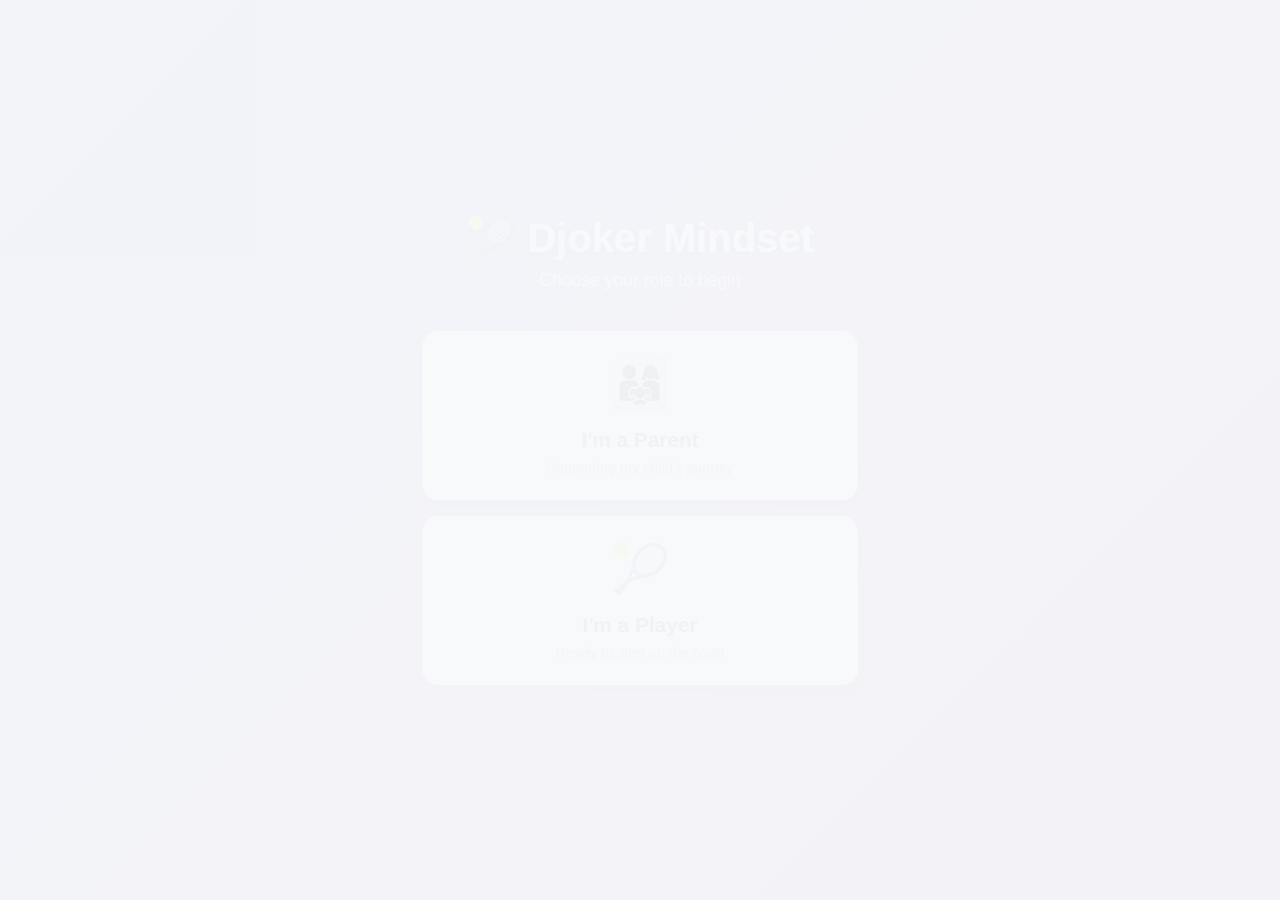
<file: index.html>
<!DOCTYPE html>
<html lang="en">
<head>
    <meta charset="UTF-8">
    <meta name="viewport" content="width=device-width, initial-scale=1.0">
    <meta name="theme-color" content="#2ecc71">
    <meta name="description" content="Djoker Mindset - Tennis Player's Oath for Excellence, Improvement, and Love of the Game">
    <title>Djoker Mindset - Tennis Oath</title>
    <link rel="manifest" href="manifest.json">
    <link rel="icon" href="data:image/svg+xml,<svg xmlns='http://www.w3.org/2000/svg' viewBox='0 0 192 192'><circle cx='96' cy='96' r='90' fill='%232ecc71'/><circle cx='60' cy='70' r='8' fill='white'/><circle cx='132' cy='70' r='8' fill='white'/><path d='M 96 120 Q 80 140 60 130' stroke='white' stroke-width='4' fill='none'/></svg>">
    <link rel="apple-touch-icon" href="data:image/svg+xml,<svg xmlns='http://www.w3.org/2000/svg' viewBox='0 0 192 192'><circle cx='96' cy='96' r='90' fill='%232ecc71'/><circle cx='60' cy='70' r='8' fill='white'/><circle cx='132' cy='70' r='8' fill='white'/><path d='M 96 120 Q 80 140 60 130' stroke='white' stroke-width='4' fill='none'/></svg>">
    <link rel="stylesheet" href="styles.css">
</head>
<body>
    <div class="app-container">
        <!-- Header -->
        <header class="header">
            <div class="header-content">
                <h1 class="app-title" id="appTitle">🎾 Djoker Mindset</h1>
                <div class="header-actions">
                    <div class="role-badge" id="roleBadge">
                        <span class="role-label">Role</span>
                        <span class="role-value">Player</span>
                    </div>

                    <div class="streak-badge">
                        <span class="streak-label">Streak</span>
                        <span class="streak-days" id="streakDays">0</span>
                        <span class="streak-unit">days</span>
                    </div>

                    <button class="settings-btn" id="settingsBtn" title="Settings">
                        <span class="settings-icon">⚙️</span>
                    </button>
                </div>
            </div>
        </header>

        <!-- Main Content -->
        <main class="main-content" id="mainContent">
            <!-- Oath Section -->
            <section class="oath-section" id="oathSection">
                <div class="oath-header">
                    <h2>Lock In & Serve It!</h2>
                    <p class="oath-intro">Read each point and give it a click to check it off 💪</p>
                </div>

                <!-- Questions Container -->
                <div class="questions-container" id="questionsContainer">
                    <!-- Questions will be inserted here by JavaScript -->
                </div>

                <!-- Sign Button -->
                <div class="sign-section">
                    <button id="signButton" class="sign-button" disabled>
                        <span class="button-icon">✌️</span>
                        Sign the Oath
                    </button>
                    <p class="sign-helper" id="signHelper">Acknowledge all 12 points above</p>
                </div>
            </section>

            <!-- Calendar Section (Hidden by default) -->
            <section class="calendar-section" id="calendarSection" style="display: none;">
                <div class="calendar-header">
                    <h2>Your Wins 🏆</h2>
                    <p class="calendar-intro">Every time you sign the oath, we celebrate here!</p>
                </div>
                <div class="streak-stats">
                    <div class="stat-item">
                        <span class="stat-label">Total Times</span>
                        <span class="stat-value" id="totalSigns">0</span>
                    </div>
                    <div class="stat-item">
                        <span class="stat-label">This Week</span>
                        <span class="stat-value" id="weekSigns">0</span>
                    </div>
                </div>
                
                <!-- Month Navigation -->
                <div class="calendar-nav">
                    <button class="calendar-nav-btn" id="calendarPrev">←<span class="nav-label"> Previous</span></button>
                    <h3 id="calendarMonth">November 2025</h3>
                    <button class="calendar-nav-btn" id="calendarNext"><span class="nav-label">Next </span>→</button>
                </div>
                
                <div class="calendar-grid" id="calendarGrid">
                    <!-- Calendar will be inserted here by JavaScript -->
                </div>
            </section>
        </main>

        <!-- Footer -->
        <footer class="footer">
            <p class="footer-text">Have fun. Improve. Love the game. 💚</p>
        </footer>
    </div>

    <!-- Confetti after signing -->
    <div id="confetti-container"></div>

    <!-- Update Available Notification -->
    <div class="update-notification" id="updateNotification">
        <div class="update-content">
            <span class="update-icon">🎉</span>
            <span class="update-text">New version available!</span>
            <button class="update-btn" id="updateBtn">Update Now</button>
            <button class="update-dismiss" id="dismissUpdate">✕</button>
        </div>
    </div>

    <!-- Splash Screen for Role Selection -->
    <div class="splash-screen" id="splashScreen">
        <div class="splash-content">
            <div class="splash-header">
                <h1>🎾 Djoker Mindset</h1>
                <p>Choose your role to begin</p>
            </div>
            <div class="role-selection">
                <button class="role-select-btn parent-btn" id="selectParentRole">
                    <span class="role-icon">👨‍👩‍👧</span>
                    <span class="role-title">I'm a Parent</span>
                    <span class="role-desc">Supporting my child's journey</span>
                </button>
                <button class="role-select-btn player-btn" id="selectPlayerRole">
                    <span class="role-icon">🎾</span>
                    <span class="role-title">I'm a Player</span>
                    <span class="role-desc">Ready to step on the court</span>
                </button>
            </div>
        </div>
    </div>

    <!-- Role Switch Modal -->
    <div class="role-switch-modal" id="roleSwitchModal">
        <div class="role-switch-content">
            <div class="role-switch-header">
                <h3>Switch Role</h3>
                <button class="close-role-switch" id="closeRoleSwitchModal">✕</button>
            </div>
            <div class="role-switch-body">
                <p class="warning-text">⚠️ Switching roles will discard current selections</p>
                <div class="role-switch-buttons">
                    <button class="role-switch-btn parent-switch" id="switchToParent">
                        <span class="role-icon">👨‍👩‍👧</span>
                        Switch to Parent
                    </button>
                    <button class="role-switch-btn player-switch" id="switchToPlayer">
                        <span class="role-icon">🎾</span>
                        Switch to Player
                    </button>
                </div>
                <button class="cancel-btn" id="cancelSwitch">Cancel</button>
            </div>
        </div>
    </div>

    <!-- Settings Modal -->
    <div class="settings-modal" id="settingsModal">
        <div class="settings-content">
            <div class="settings-header">
                <h3>Settings</h3>
                <button class="close-settings" id="closeSettings">✕</button>
            </div>
            <div class="settings-body">
                <div class="setting-item">
                    <label>Theme</label>
                    <div class="theme-toggle">
                        <button class="theme-btn light-btn" id="lightTheme" title="Light Mode">☀️ Light</button>
                        <button class="theme-btn dark-btn" id="darkTheme" title="Dark Mode">🌙 Dark</button>
                    </div>
                </div>
                <div class="setting-item">
                    <label>Views</label>
                    <div class="view-buttons">
                        <button class="view-btn" id="viewOath">📋 Oath</button>
                        <button class="view-btn" id="viewCalendar">📅 Calendar</button>
                    </div>
                </div>
                <div class="setting-item">
                    <p class="creator-note">Made by an ardent Novak Djokovic fan 🐐</p>
                    <p class="creator-note">~ Cvanesh ~</p>
                </div>
            </div>
        </div>
    </div>

    <script src="app.js"></script>
    <script>
        // Register service worker and handle updates
        if ('serviceWorker' in navigator) {
            let refreshing = false;

            navigator.serviceWorker.register('sw.js').then(registration => {
                // Check for updates periodically
                setInterval(() => {
                    registration.update();
                }, 60000); // Check every minute

                // Handle updates
                registration.addEventListener('updatefound', () => {
                    const newWorker = registration.installing;

                    newWorker.addEventListener('statechange', () => {
                        if (newWorker.state === 'installed' && navigator.serviceWorker.controller) {
                            // New version available
                            showUpdateNotification(newWorker);
                        }
                    });
                });
            }).catch(err => console.log('SW registration failed:', err));

            // Reload page when new service worker takes control
            navigator.serviceWorker.addEventListener('controllerchange', () => {
                if (!refreshing) {
                    refreshing = true;
                    window.location.reload();
                }
            });
        }

        function showUpdateNotification(worker) {
            const notification = document.getElementById('updateNotification');
            const updateBtn = document.getElementById('updateBtn');
            const dismissBtn = document.getElementById('dismissUpdate');

            if (notification) {
                notification.classList.add('show');

                updateBtn.onclick = () => {
                    worker.postMessage({ type: 'SKIP_WAITING' });
                };

                dismissBtn.onclick = () => {
                    notification.classList.remove('show');
                };
            }
        }
    </script>
</body>
</html>
</file>
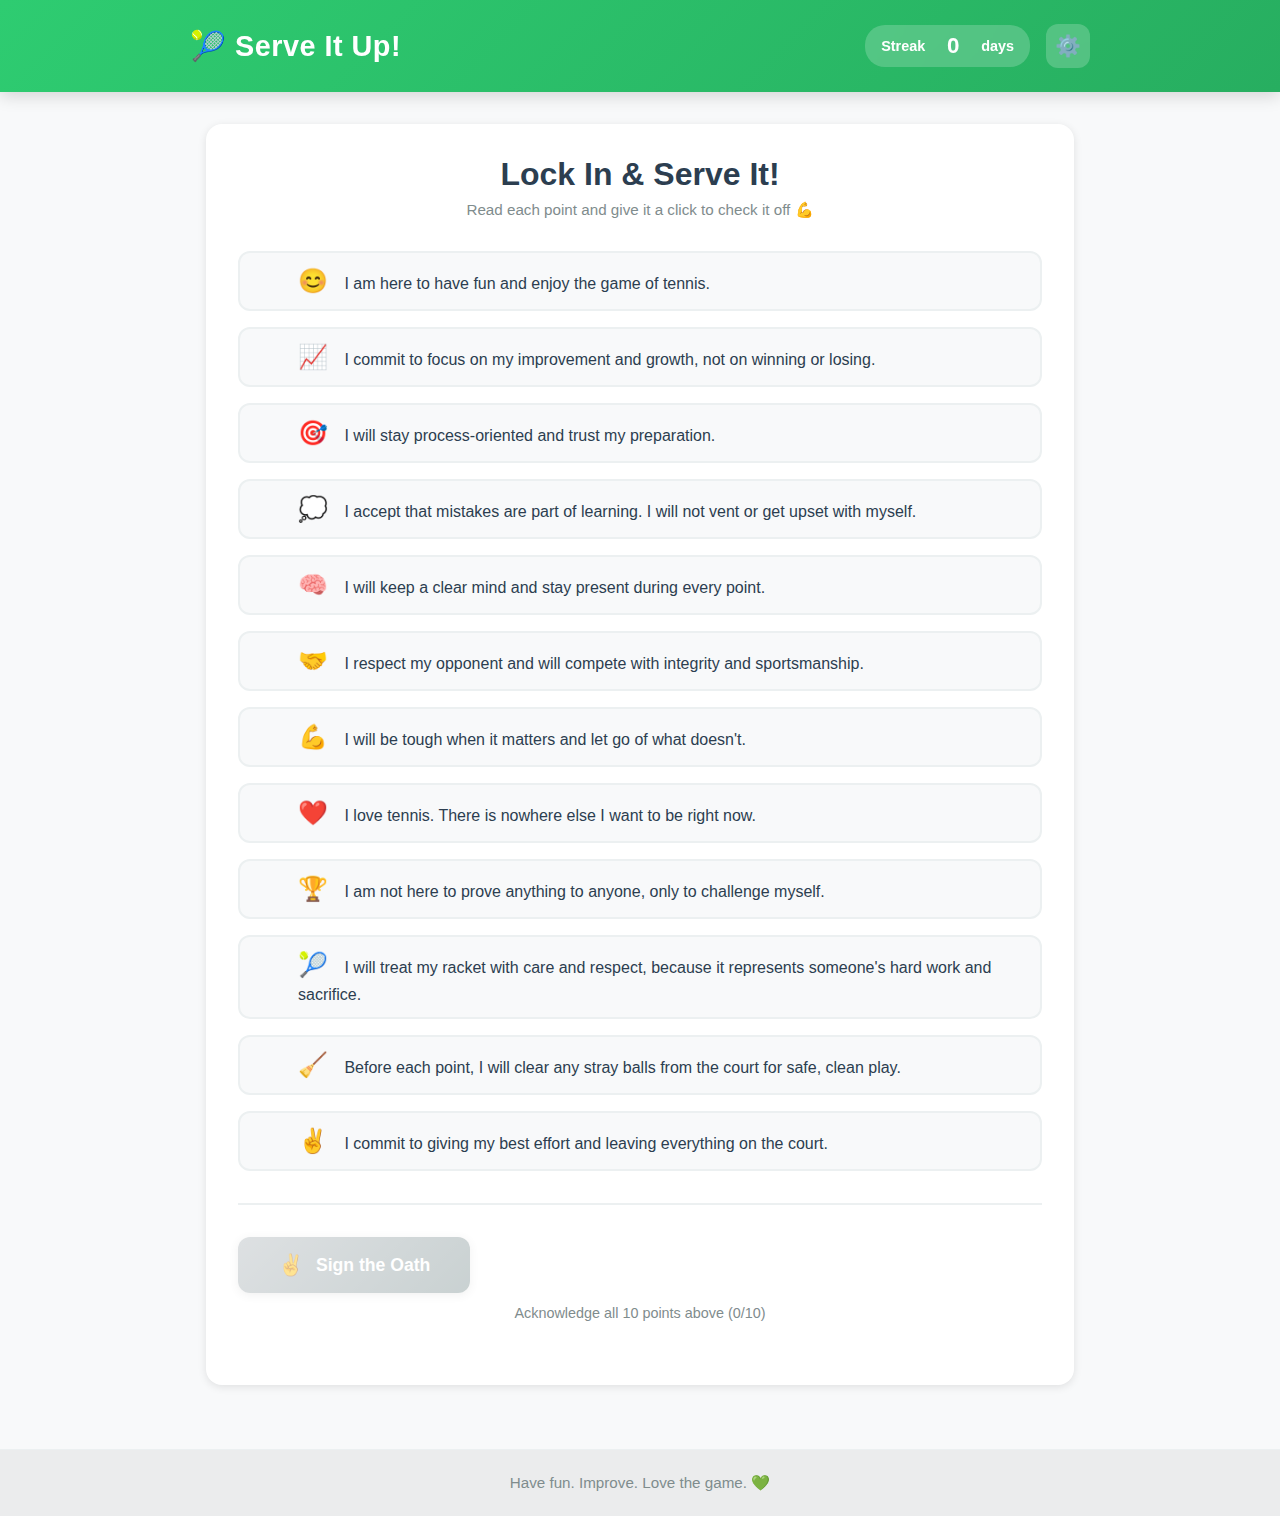
<file: app/index.html>
<!DOCTYPE html>
<html lang="en">
<head>
    <meta charset="UTF-8">
    <meta name="viewport" content="width=device-width, initial-scale=1.0">
    <meta name="theme-color" content="#2ecc71">
    <meta name="description" content="Tennis Player's Oath - Commitment to Excellence, Improvement, and Love of the Game">
    <title>Tennis Player's Oath</title>
    <link rel="manifest" href="manifest.json">
    <link rel="icon" href="data:image/svg+xml,<svg xmlns='http://www.w3.org/2000/svg' viewBox='0 0 192 192'><circle cx='96' cy='96' r='90' fill='%232ecc71'/><circle cx='60' cy='70' r='8' fill='white'/><circle cx='132' cy='70' r='8' fill='white'/><path d='M 96 120 Q 80 140 60 130' stroke='white' stroke-width='4' fill='none'/></svg>">
    <link rel="apple-touch-icon" href="data:image/svg+xml,<svg xmlns='http://www.w3.org/2000/svg' viewBox='0 0 192 192'><circle cx='96' cy='96' r='90' fill='%232ecc71'/><circle cx='60' cy='70' r='8' fill='white'/><circle cx='132' cy='70' r='8' fill='white'/><path d='M 96 120 Q 80 140 60 130' stroke='white' stroke-width='4' fill='none'/></svg>">
    <link rel="stylesheet" href="styles.css">
</head>
<body>
    <div class="app-container">
        <!-- Header -->
        <header class="header">
            <div class="header-content">
                <h1 class="app-title" id="appTitle">🎾 Serve It Up!</h1>
                <div class="header-actions">
                    <div class="streak-badge">
                        <span class="streak-label">Streak</span>
                        <span class="streak-days" id="streakDays">0</span>
                        <span class="streak-unit">days</span>
                    </div>

                    <button class="settings-btn" id="settingsBtn" title="Settings">
                        <span class="settings-icon">⚙️</span>
                    </button>
                </div>
            </div>
        </header>

        <!-- Main Content -->
        <main class="main-content" id="mainContent">
            <!-- Oath Section -->
            <section class="oath-section" id="oathSection">
                <div class="oath-header">
                    <h2>Lock In & Serve It!</h2>
                    <p class="oath-intro">Read each point and give it a click to check it off 💪</p>
                </div>

                <!-- Questions Container -->
                <div class="questions-container" id="questionsContainer">
                    <!-- Questions will be inserted here by JavaScript -->
                </div>

                <!-- Sign Button -->
                <div class="sign-section">
                    <button id="signButton" class="sign-button" disabled>
                        <span class="button-icon">✌️</span>
                        Sign the Oath
                    </button>
                    <p class="sign-helper" id="signHelper">Acknowledge all 10 points above</p>
                </div>
            </section>

            <!-- Calendar Section (Hidden by default) -->
            <section class="calendar-section" id="calendarSection" style="display: none;">
                <div class="calendar-header">
                    <h2>Your Wins 🏆</h2>
                    <p class="calendar-intro">Every time you sign the oath, we celebrate here!</p>
                </div>
                <div class="streak-stats">
                    <div class="stat-item">
                        <span class="stat-label">Total Times</span>
                        <span class="stat-value" id="totalSigns">0</span>
                    </div>
                    <div class="stat-item">
                        <span class="stat-label">This Week</span>
                        <span class="stat-value" id="weekSigns">0</span>
                    </div>
                </div>
                
                <!-- Month Navigation -->
                <div class="calendar-nav">
                    <button class="calendar-nav-btn" id="calendarPrev">←<span class="nav-label"> Previous</span></button>
                    <h3 id="calendarMonth">November 2025</h3>
                    <button class="calendar-nav-btn" id="calendarNext"><span class="nav-label">Next </span>→</button>
                </div>
                
                <div class="calendar-grid" id="calendarGrid">
                    <!-- Calendar will be inserted here by JavaScript -->
                </div>
            </section>
        </main>

        <!-- Footer -->
        <footer class="footer">
            <p class="footer-text">Have fun. Improve. Love the game. 💚</p>
        </footer>
    </div>

    <!-- Confetti after signing -->
    <div id="confetti-container"></div>

    <!-- Settings Modal -->
    <div class="settings-modal" id="settingsModal">
        <div class="settings-content">
            <div class="settings-header">
                <h3>Settings</h3>
                <button class="close-settings" id="closeSettings">✕</button>
            </div>
            <div class="settings-body">
                <div class="setting-item">
                    <label>Theme</label>
                    <div class="theme-toggle">
                        <button class="theme-btn light-btn" id="lightTheme" title="Light Mode">☀️ Light</button>
                        <button class="theme-btn dark-btn" id="darkTheme" title="Dark Mode">🌙 Dark</button>
                    </div>
                </div>
                <div class="setting-item">
                    <label>Views</label>
                    <div class="view-buttons">
                        <button class="view-btn" id="viewOath">📋 Oath</button>
                        <button class="view-btn" id="viewCalendar">📅 Calendar</button>
                    </div>
                </div>
            </div>
        </div>
    </div>

    <script src="app.js"></script>
    <script>
        // Register service worker
        if ('serviceWorker' in navigator) {
            navigator.serviceWorker.register('sw.js').catch(err => console.log('SW registration failed:', err));
        }
    </script>
</body>
</html>
</file>
<file: styles.css>
/* ========================================
   GLOBAL STYLES
   ======================================== */

:root {
    --primary-color: #2ecc71;
    --primary-dark: #27ae60;
    --secondary-color: #3498db;
    --accent-color: #f39c12;
    --success-color: #27ae60;
    --text-dark: #2c3e50;
    --text-light: #7f8c8d;
    --bg-light: #f8f9fa;
    --bg-white: #ffffff;
    --border-color: #ecf0f1;
    --shadow-light: 0 2px 8px rgba(0, 0, 0, 0.1);
    --shadow-medium: 0 4px 16px rgba(0, 0, 0, 0.15);
    --shadow-heavy: 0 8px 32px rgba(0, 0, 0, 0.2);
}

/* Dark Theme */
body.dark-mode {
    --text-dark: #f0f0f0;
    --text-light: #a0a0a0;
    --bg-light: #1e1e1e;
    --bg-white: #2d2d2d;
    --border-color: #3d3d3d;
}

* {
    margin: 0;
    padding: 0;
    box-sizing: border-box;
}

html, body {
    height: 100%;
    width: 100%;
}

body {
    font-family: -apple-system, BlinkMacSystemFont, 'Segoe UI', Roboto, Oxygen, Ubuntu, Cantarell, sans-serif;
    background: linear-gradient(135deg, #667eea 0%, #764ba2 100%);
    min-height: 100vh;
    color: var(--text-dark);
    overflow-x: hidden;
    transition: background 0.3s ease, color 0.3s ease;
}

body.dark-mode {
    background: linear-gradient(135deg, #1a1a2e 0%, #16213e 100%);
}

/* ========================================
   APP CONTAINER & LAYOUT
   ======================================== */

.app-container {
    display: flex;
    flex-direction: column;
    min-height: 100vh;
    background: var(--bg-light);
}

.header {
    background: linear-gradient(135deg, var(--primary-color) 0%, var(--primary-dark) 100%);
    color: white;
    padding: 1.5rem 1rem;
    box-shadow: var(--shadow-medium);
    position: sticky;
    top: 0;
    z-index: 100;
}

.header-content {
    display: flex;
    justify-content: space-between;
    align-items: center;
    max-width: 900px;
    margin: 0 auto;
    width: 100%;
}

.app-title {
    font-size: 1.8rem;
    font-weight: 700;
    letter-spacing: 0.5px;
    cursor: pointer;
    transition: transform 0.2s ease;
}

.app-title:hover {
    transform: scale(1.05);
}

.header-actions {
    display: flex;
    align-items: center;
    gap: 1rem;
}

.role-badge {
    display: flex;
    flex-direction: column;
    align-items: center;
    gap: 0.15rem;
    background: rgba(255, 255, 255, 0.2);
    padding: 0.4rem 0.9rem;
    border-radius: 12px;
    backdrop-filter: blur(10px);
    cursor: pointer;
    transition: all 0.2s ease;
    font-size: 0.75rem;
}

.role-badge:hover {
    background: rgba(255, 255, 255, 0.3);
    transform: translateY(-2px);
}

.role-label {
    font-size: 0.65rem;
    text-transform: uppercase;
    letter-spacing: 0.5px;
    opacity: 0.8;
    font-weight: 500;
}

.role-value {
    font-weight: 700;
    font-size: 0.85rem;
}

.streak-badge {
    display: flex;
    align-items: center;
    gap: 0.5rem;
    background: rgba(255, 255, 255, 0.2);
    padding: 0.5rem 1rem;
    border-radius: 20px;
    backdrop-filter: blur(10px);
    font-weight: 600;
    font-size: 0.9rem;
}

.streak-days {
    font-size: 1.4rem;
    font-weight: 700;
    min-width: 40px;
    text-align: center;
}

.settings-btn {
    background: rgba(255, 255, 255, 0.2);
    border: none;
    color: white;
    font-size: 1.3rem;
    width: 44px;
    height: 44px;
    border-radius: 12px;
    cursor: pointer;
    display: flex;
    align-items: center;
    justify-content: center;
    transition: all 0.2s ease;
    backdrop-filter: blur(10px);
}

.settings-btn:hover {
    background: rgba(255, 255, 255, 0.3);
    transform: rotate(90deg);
}

.settings-icon {
    display: inline-block;
}



.main-content {
    flex: 1;
    max-width: 900px;
    width: 100%;
    margin: 0 auto;
    padding: 2rem 1rem;
}

/* ========================================
   OATH SECTION
   ======================================== */

.oath-section {
    background: var(--bg-white);
    border-radius: 16px;
    padding: 2rem;
    margin-bottom: 2rem;
    box-shadow: var(--shadow-light);
}

.oath-header {
    margin-bottom: 2rem;
    text-align: center;
}

.oath-header h2 {
    font-size: 2rem;
    margin-bottom: 0.5rem;
    color: var(--text-dark);
}

.oath-intro {
    color: var(--text-light);
    font-size: 0.95rem;
}

/* ========================================
   QUESTIONS CONTAINER
   ======================================== */

.questions-container {
    display: flex;
    flex-direction: column;
    gap: 1rem;
    margin-bottom: 2rem;
}

.question-item {
    display: flex;
    gap: 1rem;
    padding: 0.625rem;
    background: var(--bg-light);
    border-radius: 12px;
    border: 2px solid var(--border-color);
    cursor: pointer;
    transition: all 0.3s ease;
    align-items: flex-start;
}

.question-item:hover {
    background: var(--bg-white);
    border-color: var(--secondary-color);
    transform: translateY(-2px);
}

.question-item.acknowledged {
    background: linear-gradient(135deg, rgba(46, 204, 113, 0.1) 0%, rgba(46, 204, 113, 0.05) 100%);
    border-color: var(--success-color);
}

body.dark-mode .question-item.acknowledged {
    background: linear-gradient(135deg, rgba(46, 204, 113, 0.25) 0%, rgba(46, 204, 113, 0.15) 100%);
    border-color: var(--success-color);
}

.question-checkbox {
    flex-shrink: 0;
    width: 0;
    height: 0;
    display: none;
}

.question-tick {
    flex-shrink: 0;
    width: 32px;
    height: 32px;
    display: flex;
    align-items: center;
    justify-content: center;
    font-size: 1.5rem;
    transition: all 0.3s ease;
    color: transparent;
    margin-top: -2px;
}

.question-item.acknowledged .question-tick {
    color: var(--success-color);
}

.question-content {
    flex: 1;
}

.question-number {
    display: none;
}

.question-text {
    font-size: 1rem;
    line-height: 1.5;
    color: var(--text-dark);
    font-weight: 500;
}

.question-icon {
    font-size: 1.5rem;
    display: inline-block;
    margin-right: 0.75rem;
}

/* ========================================
   SIGN SECTION
   ======================================== */

.sign-section {
    text-align: center;
    padding: 2rem 0;
    border-top: 2px solid var(--border-color);
    display: flex;
    flex-direction: column;
    align-items: center;
}

.sign-button {
    background: linear-gradient(135deg, var(--primary-color) 0%, var(--primary-dark) 100%);
    color: white;
    border: none;
    padding: 1rem 2.5rem;
    font-size: 1.1rem;
    font-weight: 700;
    border-radius: 12px;
    cursor: pointer;
    transition: all 0.3s ease;
    display: flex;
    align-items: center;
    justify-content: center;
    gap: 0.75rem;
    box-shadow: var(--shadow-light);
}

.sign-button:hover:not(:disabled) {
    transform: translateY(-2px);
    box-shadow: var(--shadow-medium);
}

.sign-button:active:not(:disabled) {
    transform: translateY(0);
}

.sign-button:disabled {
    opacity: 0.5;
    cursor: not-allowed;
    background: linear-gradient(135deg, #bdc3c7 0%, #95a5a6 100%);
}

.button-icon {
    font-size: 1.3rem;
}

.sign-helper {
    margin-top: 0.75rem;
    color: var(--text-light);
    font-size: 0.9rem;
}

/* ========================================
   STREAK HISTORY
   ======================================== */

.streak-history {
    background: var(--bg-white);
    border-radius: 16px;
    padding: 2rem;
    box-shadow: var(--shadow-light);
}

.calendar-section {
    background: var(--bg-white);
    border-radius: 16px;
    padding: 2rem;
    box-shadow: var(--shadow-light);
}

.calendar-header {
    margin-bottom: 2rem;
    text-align: center;
}

.calendar-header h2 {
    font-size: 2rem;
    margin-bottom: 0.5rem;
    color: var(--text-dark);
}

.calendar-intro {
    color: var(--text-light);
    font-size: 0.95rem;
}

.streak-stats {
    display: grid;
    grid-template-columns: repeat(2, 1fr);
    gap: 1rem;
    margin-bottom: 2rem;
}

.stat-item {
    background: var(--bg-light);
    padding: 1.25rem;
    border-radius: 12px;
    text-align: center;
    border: 2px solid var(--border-color);
}

.stat-label {
    display: block;
    color: var(--text-light);
    font-size: 0.9rem;
    text-transform: uppercase;
    letter-spacing: 0.5px;
    margin-bottom: 0.5rem;
}

.stat-value {
    display: block;
    font-size: 2rem;
    font-weight: 700;
    color: var(--primary-color);
}

.calendar-grid {
    display: grid;
    grid-template-columns: repeat(7, 1fr);
    gap: 0.5rem;
    margin-top: 1.5rem;
}

.calendar-day-header {
    display: flex;
    align-items: center;
    justify-content: center;
    font-weight: 700;
    font-size: 0.85rem;
    color: var(--primary-color);
    text-transform: uppercase;
    letter-spacing: 0.5px;
    padding: 0.75rem 0;
    border-bottom: 2px solid var(--border-color);
}

.calendar-day {
    aspect-ratio: 1;
    display: flex;
    align-items: center;
    justify-content: center;
    border-radius: 8px;
    font-size: 0.75rem;
    font-weight: 600;
    background: var(--bg-light);
    border: 1px solid var(--border-color);
    color: var(--text-light);
    position: relative;
}

.calendar-day.visited-player {
    background: linear-gradient(135deg, #2ecc71 0%, #27ae60 100%);
    color: white;
    border-color: #27ae60;
}

.calendar-day.visited-parent {
    background: linear-gradient(135deg, #3498db 0%, #2980b9 100%);
    color: white;
    border-color: #2980b9;
}

.calendar-day.visited-both {
    background: linear-gradient(135deg, #3498db 0%, #3498db 50%, #2ecc71 50%, #2ecc71 100%);
    color: white;
    border-color: #27ae60;
}

.calendar-day.visited {
    background: linear-gradient(135deg, var(--primary-color) 0%, var(--primary-dark) 100%);
    color: white;
    border-color: var(--primary-dark);
}

.calendar-day.today {
    border-color: var(--accent-color);
    border-width: 2px;
}

.calendar-day.empty {
    background: transparent;
    border: none;
    cursor: default;
}

.calendar-nav {
    display: flex;
    justify-content: space-between;
    align-items: center;
    gap: 1rem;
    padding: 1rem 0;
    margin-bottom: 1rem;
}

.calendar-nav h3 {
    font-size: 1.3rem;
    color: var(--text-dark);
    min-width: 200px;
    text-align: center;
}

.calendar-nav-btn {
    background: var(--primary-color);
    color: white;
    border: none;
    padding: 0.6rem 1.2rem;
    border-radius: 8px;
    font-weight: 600;
    cursor: pointer;
    transition: all 0.2s ease;
}

.calendar-nav-btn:hover:not(:disabled) {
    background: var(--primary-dark);
    transform: translateY(-2px);
    box-shadow: var(--shadow-light);
}

.calendar-nav-btn:disabled {
    background: var(--border-color);
    color: var(--text-light);
    cursor: not-allowed;
    opacity: 0.5;
}

/* ========================================
   FOOTER
   ======================================== */

.footer {
    background: rgba(0, 0, 0, 0.05);
    padding: 1.5rem;
    text-align: center;
    margin-top: auto;
    border-top: 1px solid var(--border-color);
}

.footer-text {
    color: var(--text-light);
    font-size: 0.95rem;
    font-weight: 500;
}

/* ========================================
   CONFETTI ANIMATION
   ======================================== */

.confetti {
    position: fixed;
    pointer-events: none;
    z-index: 9999;
}

/* ========================================
   RESPONSIVE DESIGN
   ======================================== */

@media (max-width: 640px) {
    .header-content {
        flex-wrap: wrap;
        gap: 0.75rem;
    }

    .header-actions {
        flex-wrap: wrap;
        gap: 0.5rem;
    }

    .app-title {
        font-size: 1.5rem;
        width: 100%;
        text-align: center;
    }

    .role-badge {
        padding: 0.35rem 0.75rem;
        font-size: 0.7rem;
    }

    .role-label {
        font-size: 0.6rem;
    }

    .role-value {
        font-size: 0.8rem;
    }

    .main-content {
        padding: 1rem 0.75rem;
    }

    .splash-header h1 {
        font-size: 2rem;
    }

    .splash-header p {
        font-size: 1rem;
    }

    .role-select-btn .role-icon {
        font-size: 2.5rem;
    }

    .role-select-btn .role-title {
        font-size: 1.1rem;
    }

    .role-switch-content {
        padding: 1.5rem;
    }

    .oath-section {
        padding: 1.5rem;
    }

    .streak-history {
        padding: 1.5rem;
    }

    .question-item {
        gap: 0.75rem;
        padding: 0.5rem;
    }

    .question-text {
        font-size: 0.95rem;
    }

    .oath-header h2 {
        font-size: 1.5rem;
    }

    .sign-button {
        width: 100%;
        padding: 0.9rem 1.5rem;
        font-size: 1rem;
    }
}

@media (max-width: 480px) {
    .app-title {
        font-size: 1.3rem;
    }

    .header-content {
        padding: 0 0.5rem;
    }

    .role-badge {
        padding: 0.3rem 0.6rem;
        font-size: 0.65rem;
    }

    .role-label {
        font-size: 0.55rem;
    }

    .role-value {
        font-size: 0.75rem;
    }

    .streak-badge {
        padding: 0.4rem 0.8rem;
        font-size: 0.8rem;
    }

    .streak-days {
        font-size: 1.2rem;
    }

    .update-notification {
        width: 95%;
    }

    .update-content {
        padding: 0.85rem 1rem;
        gap: 0.5rem;
    }

    .update-text {
        font-size: 0.85rem;
    }

    .update-btn {
        font-size: 0.85rem;
        padding: 0.4rem 0.8rem;
    }

    .splash-header h1 {
        font-size: 1.8rem;
    }

    .splash-header p {
        font-size: 0.95rem;
        margin-bottom: 2rem;
    }

    .role-select-btn {
        padding: 1.25rem;
    }

    .role-select-btn .role-icon {
        font-size: 2.2rem;
    }

    .role-select-btn .role-title {
        font-size: 1rem;
    }

    .role-select-btn .role-desc {
        font-size: 0.85rem;
    }

    .role-switch-content {
        padding: 1.25rem;
    }

    .role-switch-header h3 {
        font-size: 1.3rem;
    }

    .warning-text {
        font-size: 0.85rem;
    }

    .main-content {
        padding: 1rem 0.5rem;
    }

    .oath-section,
    .streak-history {
        padding: 1.25rem;
        margin-bottom: 1.5rem;
    }

    .question-item {
        padding: 0.45rem;
    }

    .question-checkbox {
        width: 24px;
        height: 24px;
        font-size: 0.9rem;
    }

    .calendar-grid {
        gap: 0.35rem;
    }

    .calendar-day {
        font-size: 0.7rem;
        border-radius: 6px;
    }

    .calendar-nav-btn {
        font-size: 1rem;
        padding: 0.5rem 0.75rem;
    }

    .nav-label {
        display: none;
    }
}

/* ========================================
   DARK MODE SUPPORT (Optional)
   ======================================== */

@media (prefers-color-scheme: dark) {
    /* Don't override :root variables - let JS handle theme switching */
    body:not(.dark-mode) {
        background: linear-gradient(135deg, #1a1a2e 0%, #16213e 100%);
    }
}

/* ========================================
   SETTINGS MODAL
   ======================================== */

.settings-modal {
    position: fixed;
    top: 0;
    left: 0;
    right: 0;
    bottom: 0;
    background: rgba(0, 0, 0, 0.5);
    display: none;
    align-items: center;
    justify-content: center;
    z-index: 10000;
    backdrop-filter: blur(4px);
    animation: fadeIn 0.2s ease;
    pointer-events: none;
}

.settings-modal.active {
    display: flex;
    pointer-events: auto;
}

.settings-content {
    background: var(--bg-white);
    border-radius: 16px;
    padding: 2rem;
    max-width: 400px;
    width: 90%;
    box-shadow: var(--shadow-heavy);
    animation: slideUp 0.3s ease;
}

.settings-header {
    display: flex;
    justify-content: space-between;
    align-items: center;
    margin-bottom: 1.5rem;
}

.settings-header h3 {
    font-size: 1.5rem;
    color: var(--text-dark);
}

.close-settings {
    background: none;
    border: none;
    font-size: 1.5rem;
    cursor: pointer;
    color: var(--text-light);
    transition: color 0.2s ease;
}

.close-settings:hover {
    color: var(--text-dark);
}

.settings-body {
    display: flex;
    flex-direction: column;
    gap: 1.5rem;
}

.setting-item {
    display: flex;
    flex-direction: column;
    gap: 0.75rem;
}

.setting-item label {
    font-weight: 600;
    color: var(--text-dark);
    font-size: 0.95rem;
    text-transform: uppercase;
    letter-spacing: 0.5px;
}

.theme-toggle,
.view-buttons {
    display: grid;
    grid-template-columns: 1fr 1fr;
    gap: 0.75rem;
}

.theme-btn,
.view-btn {
    padding: 0.8rem;
    border: 2px solid var(--border-color);
    background: var(--bg-light);
    color: var(--text-dark);
    border-radius: 8px;
    cursor: pointer;
    font-weight: 600;
    transition: all 0.2s ease;
    font-size: 0.9rem;
}

.theme-btn:hover,
.view-btn:hover {
    border-color: var(--secondary-color);
    background: var(--bg-white);
}

.theme-btn.active,
.view-btn.active {
    background: var(--primary-color);
    color: white;
    border-color: var(--primary-color);
}

.creator-note {
    text-align: center;
    color: var(--text-light);
    font-size: 0.85rem;
    margin-top: 0.05rem;
    font-style: italic;
}

/* ========================================
   UPDATE NOTIFICATION
   ======================================== */

.update-notification {
    position: fixed;
    top: -100px;
    left: 50%;
    transform: translateX(-50%);
    z-index: 10001;
    transition: top 0.3s ease;
    max-width: 400px;
    width: 90%;
}

.update-notification.show {
    top: 20px;
}

.update-content {
    background: linear-gradient(135deg, var(--primary-color) 0%, var(--primary-dark) 100%);
    color: white;
    padding: 1rem 1.5rem;
    border-radius: 12px;
    box-shadow: var(--shadow-heavy);
    display: flex;
    align-items: center;
    gap: 0.75rem;
    animation: slideDown 0.3s ease;
}

.update-icon {
    font-size: 1.5rem;
}

.update-text {
    flex: 1;
    font-weight: 600;
    font-size: 0.95rem;
}

.update-btn {
    background: white;
    color: var(--primary-color);
    border: none;
    padding: 0.5rem 1rem;
    border-radius: 8px;
    font-weight: 700;
    cursor: pointer;
    transition: all 0.2s ease;
    font-size: 0.9rem;
}

.update-btn:hover {
    transform: scale(1.05);
    box-shadow: 0 2px 8px rgba(0, 0, 0, 0.2);
}

.update-dismiss {
    background: none;
    border: none;
    color: white;
    font-size: 1.3rem;
    cursor: pointer;
    padding: 0.25rem;
    line-height: 1;
    opacity: 0.8;
    transition: opacity 0.2s ease;
}

.update-dismiss:hover {
    opacity: 1;
}

@keyframes slideDown {
    from {
        transform: translateY(-20px);
        opacity: 0;
    }
    to {
        transform: translateY(0);
        opacity: 1;
    }
}

/* ========================================
   SPLASH SCREEN
   ======================================== */

.splash-screen {
    position: fixed;
    top: 0;
    left: 0;
    right: 0;
    bottom: 0;
    background: linear-gradient(135deg, #667eea 0%, #764ba2 100%);
    display: none;
    align-items: center;
    justify-content: center;
    z-index: 10000;
    animation: fadeIn 0.3s ease;
}

.splash-screen.active {
    display: flex;
}

body.dark-mode .splash-screen {
    background: linear-gradient(135deg, #1a1a2e 0%, #16213e 100%);
}

.splash-content {
    text-align: center;
    max-width: 500px;
    width: 90%;
    padding: 2rem;
}

.splash-header h1 {
    font-size: 2.5rem;
    color: white;
    margin-bottom: 0.5rem;
    text-shadow: 0 2px 10px rgba(0, 0, 0, 0.2);
}

.splash-header p {
    font-size: 1.1rem;
    color: rgba(255, 255, 255, 0.9);
    margin-bottom: 2.5rem;
}

.role-selection {
    display: flex;
    flex-direction: column;
    gap: 1rem;
}

.role-select-btn {
    background: var(--bg-white);
    border: none;
    border-radius: 16px;
    padding: 1.5rem;
    cursor: pointer;
    transition: all 0.3s ease;
    box-shadow: var(--shadow-medium);
    display: flex;
    flex-direction: column;
    align-items: center;
    gap: 0.5rem;
}

.role-select-btn:hover {
    transform: translateY(-4px);
    box-shadow: var(--shadow-heavy);
}

.role-select-btn .role-icon {
    font-size: 3rem;
    margin-bottom: 0.5rem;
}

.role-select-btn .role-title {
    font-size: 1.3rem;
    font-weight: 700;
    color: var(--text-dark);
}

.role-select-btn .role-desc {
    font-size: 0.9rem;
    color: var(--text-light);
}

.parent-btn:hover {
    background: #e8f4f8;
    border: 2px solid #3498db;
}

.parent-btn:hover .role-title {
    color: #2c3e50;
}

.parent-btn:hover .role-desc {
    color: #34495e;
}

.player-btn:hover {
    background: #e8f8f5;
    border: 2px solid #2ecc71;
}

.player-btn:hover .role-title {
    color: #2c3e50;
}

.player-btn:hover .role-desc {
    color: #34495e;
}

/* ========================================
   ROLE SWITCH MODAL
   ======================================== */

.role-switch-modal {
    position: fixed;
    top: 0;
    left: 0;
    right: 0;
    bottom: 0;
    background: rgba(0, 0, 0, 0.5);
    display: none;
    align-items: center;
    justify-content: center;
    z-index: 10000;
    backdrop-filter: blur(4px);
    animation: fadeIn 0.2s ease;
    pointer-events: none;
}

.role-switch-modal.active {
    display: flex;
    pointer-events: auto;
}

.role-switch-content {
    background: var(--bg-white);
    border-radius: 16px;
    padding: 2rem;
    max-width: 400px;
    width: 90%;
    box-shadow: var(--shadow-heavy);
    animation: slideUp 0.3s ease;
}

.role-switch-header {
    display: flex;
    justify-content: space-between;
    align-items: center;
    margin-bottom: 1.5rem;
}

.role-switch-header h3 {
    font-size: 1.5rem;
    color: var(--text-dark);
}

.close-role-switch {
    background: none;
    border: none;
    font-size: 1.5rem;
    cursor: pointer;
    color: var(--text-light);
    transition: color 0.2s ease;
}

.close-role-switch:hover {
    color: var(--text-dark);
}

.role-switch-body {
    display: flex;
    flex-direction: column;
    gap: 1.5rem;
}

.warning-text {
    text-align: center;
    color: #e67e22;
    font-size: 0.9rem;
    font-weight: 600;
    padding: 0.75rem;
    background: rgba(230, 126, 34, 0.1);
    border-radius: 8px;
}

.role-switch-buttons {
    display: flex;
    flex-direction: column;
    gap: 0.75rem;
}

.role-switch-btn {
    padding: 1rem;
    border: 2px solid var(--border-color);
    background: var(--bg-light);
    color: var(--text-dark);
    border-radius: 12px;
    cursor: pointer;
    font-weight: 600;
    transition: all 0.2s ease;
    font-size: 1rem;
    display: flex;
    align-items: center;
    justify-content: center;
    gap: 0.5rem;
}

.role-switch-btn .role-icon {
    font-size: 1.3rem;
}

.role-switch-btn:hover {
    transform: translateY(-2px);
    box-shadow: var(--shadow-light);
}

.parent-switch:hover {
    border-color: #3498db;
    background: rgba(52, 152, 219, 0.1);
}

.player-switch:hover {
    border-color: #2ecc71;
    background: rgba(46, 204, 113, 0.1);
}

.cancel-btn {
    padding: 0.75rem;
    border: none;
    background: var(--bg-light);
    color: var(--text-dark);
    border-radius: 8px;
    cursor: pointer;
    font-weight: 600;
    transition: all 0.2s ease;
}

.cancel-btn:hover {
    background: var(--border-color);
}

/* ========================================
   ANIMATIONS
   ======================================== */

@keyframes fadeIn {
    from {
        opacity: 0;
    }
    to {
        opacity: 1;
    }
}

@keyframes slideUp {
    from {
        transform: translateY(20px);
        opacity: 0;
    }
    to {
        transform: translateY(0);
        opacity: 1;
    }
}

/* ========================================
   ANIMATIONS
   ======================================== */

@keyframes slideIn {
    from {
        opacity: 0;
        transform: translateY(10px);
    }
    to {
        opacity: 1;
        transform: translateY(0);
    }
}

.question-item {
    animation: slideIn 0.2s ease forwards;
}
</file>
<file: app/styles.css>
/* ========================================
   GLOBAL STYLES
   ======================================== */

:root {
    --primary-color: #2ecc71;
    --primary-dark: #27ae60;
    --secondary-color: #3498db;
    --accent-color: #f39c12;
    --success-color: #27ae60;
    --text-dark: #2c3e50;
    --text-light: #7f8c8d;
    --bg-light: #f8f9fa;
    --bg-white: #ffffff;
    --border-color: #ecf0f1;
    --shadow-light: 0 2px 8px rgba(0, 0, 0, 0.1);
    --shadow-medium: 0 4px 16px rgba(0, 0, 0, 0.15);
    --shadow-heavy: 0 8px 32px rgba(0, 0, 0, 0.2);
}

/* Dark Theme */
body.dark-mode {
    --text-dark: #f0f0f0;
    --text-light: #a0a0a0;
    --bg-light: #1e1e1e;
    --bg-white: #2d2d2d;
    --border-color: #3d3d3d;
}

* {
    margin: 0;
    padding: 0;
    box-sizing: border-box;
}

html, body {
    height: 100%;
    width: 100%;
}

body {
    font-family: -apple-system, BlinkMacSystemFont, 'Segoe UI', Roboto, Oxygen, Ubuntu, Cantarell, sans-serif;
    background: linear-gradient(135deg, #667eea 0%, #764ba2 100%);
    min-height: 100vh;
    color: var(--text-dark);
    overflow-x: hidden;
    transition: background 0.3s ease, color 0.3s ease;
}

body.dark-mode {
    background: linear-gradient(135deg, #1a1a2e 0%, #16213e 100%);
}

/* ========================================
   APP CONTAINER & LAYOUT
   ======================================== */

.app-container {
    display: flex;
    flex-direction: column;
    min-height: 100vh;
    background: var(--bg-light);
}

.header {
    background: linear-gradient(135deg, var(--primary-color) 0%, var(--primary-dark) 100%);
    color: white;
    padding: 1.5rem 1rem;
    box-shadow: var(--shadow-medium);
    position: sticky;
    top: 0;
    z-index: 100;
}

.header-content {
    display: flex;
    justify-content: space-between;
    align-items: center;
    max-width: 900px;
    margin: 0 auto;
    width: 100%;
}

.app-title {
    font-size: 1.8rem;
    font-weight: 700;
    letter-spacing: 0.5px;
    cursor: pointer;
    transition: transform 0.2s ease;
}

.app-title:hover {
    transform: scale(1.05);
}

.header-actions {
    display: flex;
    align-items: center;
    gap: 1rem;
}

.streak-badge {
    display: flex;
    align-items: center;
    gap: 0.5rem;
    background: rgba(255, 255, 255, 0.2);
    padding: 0.5rem 1rem;
    border-radius: 20px;
    backdrop-filter: blur(10px);
    font-weight: 600;
    font-size: 0.9rem;
}

.streak-days {
    font-size: 1.4rem;
    font-weight: 700;
    min-width: 40px;
    text-align: center;
}

.settings-btn {
    background: rgba(255, 255, 255, 0.2);
    border: none;
    color: white;
    font-size: 1.3rem;
    width: 44px;
    height: 44px;
    border-radius: 12px;
    cursor: pointer;
    display: flex;
    align-items: center;
    justify-content: center;
    transition: all 0.2s ease;
    backdrop-filter: blur(10px);
}

.settings-btn:hover {
    background: rgba(255, 255, 255, 0.3);
    transform: rotate(90deg);
}

.settings-icon {
    display: inline-block;
}



.main-content {
    flex: 1;
    max-width: 900px;
    width: 100%;
    margin: 0 auto;
    padding: 2rem 1rem;
}

/* ========================================
   OATH SECTION
   ======================================== */

.oath-section {
    background: var(--bg-white);
    border-radius: 16px;
    padding: 2rem;
    margin-bottom: 2rem;
    box-shadow: var(--shadow-light);
}

.oath-header {
    margin-bottom: 2rem;
    text-align: center;
}

.oath-header h2 {
    font-size: 2rem;
    margin-bottom: 0.5rem;
    color: var(--text-dark);
}

.oath-intro {
    color: var(--text-light);
    font-size: 0.95rem;
}

/* ========================================
   QUESTIONS CONTAINER
   ======================================== */

.questions-container {
    display: flex;
    flex-direction: column;
    gap: 1rem;
    margin-bottom: 2rem;
}

.question-item {
    display: flex;
    gap: 1rem;
    padding: 0.625rem;
    background: var(--bg-light);
    border-radius: 12px;
    border: 2px solid var(--border-color);
    cursor: pointer;
    transition: all 0.3s ease;
    align-items: flex-start;
}

.question-item:hover {
    background: var(--bg-white);
    border-color: var(--secondary-color);
    transform: translateY(-2px);
}

.question-item.acknowledged {
    background: linear-gradient(135deg, rgba(46, 204, 113, 0.1) 0%, rgba(46, 204, 113, 0.05) 100%);
    border-color: var(--success-color);
}

body.dark-mode .question-item.acknowledged {
    background: linear-gradient(135deg, rgba(46, 204, 113, 0.25) 0%, rgba(46, 204, 113, 0.15) 100%);
    border-color: var(--success-color);
}

.question-checkbox {
    flex-shrink: 0;
    width: 0;
    height: 0;
    display: none;
}

.question-tick {
    flex-shrink: 0;
    width: 32px;
    height: 32px;
    display: flex;
    align-items: center;
    justify-content: center;
    font-size: 1.5rem;
    transition: all 0.3s ease;
    color: transparent;
    margin-top: -2px;
}

.question-item.acknowledged .question-tick {
    color: var(--success-color);
}

.question-content {
    flex: 1;
}

.question-number {
    display: none;
}

.question-text {
    font-size: 1rem;
    line-height: 1.5;
    color: var(--text-dark);
    font-weight: 500;
}

.question-icon {
    font-size: 1.5rem;
    display: inline-block;
    margin-right: 0.75rem;
}

/* ========================================
   SIGN SECTION
   ======================================== */

.sign-section {
    text-align: center;
    padding: 2rem 0;
    border-top: 2px solid var(--border-color);
}

.sign-button {
    background: linear-gradient(135deg, var(--primary-color) 0%, var(--primary-dark) 100%);
    color: white;
    border: none;
    padding: 1rem 2.5rem;
    font-size: 1.1rem;
    font-weight: 700;
    border-radius: 12px;
    cursor: pointer;
    transition: all 0.3s ease;
    display: flex;
    align-items: center;
    justify-content: center;
    gap: 0.75rem;
    box-shadow: var(--shadow-light);
}

.sign-button:hover:not(:disabled) {
    transform: translateY(-2px);
    box-shadow: var(--shadow-medium);
}

.sign-button:active:not(:disabled) {
    transform: translateY(0);
}

.sign-button:disabled {
    opacity: 0.5;
    cursor: not-allowed;
    background: linear-gradient(135deg, #bdc3c7 0%, #95a5a6 100%);
}

.button-icon {
    font-size: 1.3rem;
}

.sign-helper {
    margin-top: 0.75rem;
    color: var(--text-light);
    font-size: 0.9rem;
}

/* ========================================
   STREAK HISTORY
   ======================================== */

.streak-history {
    background: var(--bg-white);
    border-radius: 16px;
    padding: 2rem;
    box-shadow: var(--shadow-light);
}

.calendar-section {
    background: var(--bg-white);
    border-radius: 16px;
    padding: 2rem;
    box-shadow: var(--shadow-light);
}

.calendar-header {
    margin-bottom: 2rem;
    text-align: center;
}

.calendar-header h2 {
    font-size: 2rem;
    margin-bottom: 0.5rem;
    color: var(--text-dark);
}

.calendar-intro {
    color: var(--text-light);
    font-size: 0.95rem;
}

.streak-stats {
    display: grid;
    grid-template-columns: repeat(2, 1fr);
    gap: 1rem;
    margin-bottom: 2rem;
}

.stat-item {
    background: var(--bg-light);
    padding: 1.25rem;
    border-radius: 12px;
    text-align: center;
    border: 2px solid var(--border-color);
}

.stat-label {
    display: block;
    color: var(--text-light);
    font-size: 0.9rem;
    text-transform: uppercase;
    letter-spacing: 0.5px;
    margin-bottom: 0.5rem;
}

.stat-value {
    display: block;
    font-size: 2rem;
    font-weight: 700;
    color: var(--primary-color);
}

.calendar-grid {
    display: grid;
    grid-template-columns: repeat(7, 1fr);
    gap: 0.5rem;
    margin-top: 1.5rem;
}

.calendar-day-header {
    display: flex;
    align-items: center;
    justify-content: center;
    font-weight: 700;
    font-size: 0.85rem;
    color: var(--primary-color);
    text-transform: uppercase;
    letter-spacing: 0.5px;
    padding: 0.75rem 0;
    border-bottom: 2px solid var(--border-color);
}

.calendar-day {
    aspect-ratio: 1;
    display: flex;
    align-items: center;
    justify-content: center;
    border-radius: 8px;
    font-size: 0.75rem;
    font-weight: 600;
    background: var(--bg-light);
    border: 1px solid var(--border-color);
    color: var(--text-light);
    position: relative;
}

.calendar-day.visited {
    background: linear-gradient(135deg, var(--primary-color) 0%, var(--primary-dark) 100%);
    color: white;
    border-color: var(--primary-dark);
}

.calendar-day.today {
    border-color: var(--accent-color);
    border-width: 2px;
}

.calendar-day.empty {
    background: transparent;
    border: none;
    cursor: default;
}

.calendar-nav {
    display: flex;
    justify-content: space-between;
    align-items: center;
    gap: 1rem;
    padding: 1rem 0;
    margin-bottom: 1rem;
}

.calendar-nav h3 {
    font-size: 1.3rem;
    color: var(--text-dark);
    min-width: 200px;
    text-align: center;
}

.calendar-nav-btn {
    background: var(--primary-color);
    color: white;
    border: none;
    padding: 0.6rem 1.2rem;
    border-radius: 8px;
    font-weight: 600;
    cursor: pointer;
    transition: all 0.2s ease;
}

.calendar-nav-btn:hover:not(:disabled) {
    background: var(--primary-dark);
    transform: translateY(-2px);
    box-shadow: var(--shadow-light);
}

.calendar-nav-btn:disabled {
    background: var(--border-color);
    color: var(--text-light);
    cursor: not-allowed;
    opacity: 0.5;
}

/* ========================================
   FOOTER
   ======================================== */

.footer {
    background: rgba(0, 0, 0, 0.05);
    padding: 1.5rem;
    text-align: center;
    margin-top: auto;
    border-top: 1px solid var(--border-color);
}

.footer-text {
    color: var(--text-light);
    font-size: 0.95rem;
    font-weight: 500;
}

/* ========================================
   CONFETTI ANIMATION
   ======================================== */

.confetti {
    position: fixed;
    pointer-events: none;
    z-index: 9999;
}

/* ========================================
   RESPONSIVE DESIGN
   ======================================== */

@media (max-width: 640px) {
    .header-content {
        flex-direction: column;
        gap: 1rem;
    }

    .app-title {
        font-size: 1.5rem;
    }

    .main-content {
        padding: 1rem 0.75rem;
    }

    .oath-section {
        padding: 1.5rem;
    }

    .streak-history {
        padding: 1.5rem;
    }

    .question-item {
        gap: 0.75rem;
        padding: 0.5rem;
    }

    .question-text {
        font-size: 0.95rem;
    }

    .oath-header h2 {
        font-size: 1.5rem;
    }

    .sign-button {
        width: 100%;
        padding: 0.9rem 1.5rem;
        font-size: 1rem;
    }
}

@media (max-width: 480px) {
    .app-title {
        font-size: 1.3rem;
    }

    .header-content {
        padding: 0 0.5rem;
    }

    .streak-badge {
        padding: 0.4rem 0.8rem;
        font-size: 0.8rem;
    }

    .streak-days {
        font-size: 1.2rem;
    }

    .main-content {
        padding: 1rem 0.5rem;
    }

    .oath-section,
    .streak-history {
        padding: 1.25rem;
        margin-bottom: 1.5rem;
    }

    .question-item {
        padding: 0.45rem;
    }

    .question-checkbox {
        width: 24px;
        height: 24px;
        font-size: 0.9rem;
    }

    .calendar-grid {
        gap: 0.35rem;
    }

    .calendar-day {
        font-size: 0.7rem;
        border-radius: 6px;
    }

    .calendar-nav-btn {
        font-size: 1rem;
        padding: 0.5rem 0.75rem;
    }

    .nav-label {
        display: none;
    }
}

/* ========================================
   DARK MODE SUPPORT (Optional)
   ======================================== */

@media (prefers-color-scheme: dark) {
    /* Don't override :root variables - let JS handle theme switching */
    body:not(.dark-mode) {
        background: linear-gradient(135deg, #1a1a2e 0%, #16213e 100%);
    }
}

/* ========================================
   SETTINGS MODAL
   ======================================== */

.settings-modal {
    position: fixed;
    top: 0;
    left: 0;
    right: 0;
    bottom: 0;
    background: rgba(0, 0, 0, 0.5);
    display: none;
    align-items: center;
    justify-content: center;
    z-index: 10000;
    backdrop-filter: blur(4px);
    animation: fadeIn 0.2s ease;
    pointer-events: none;
}

.settings-modal.active {
    display: flex;
    pointer-events: auto;
}

.settings-content {
    background: var(--bg-white);
    border-radius: 16px;
    padding: 2rem;
    max-width: 400px;
    width: 90%;
    box-shadow: var(--shadow-heavy);
    animation: slideUp 0.3s ease;
}

.settings-header {
    display: flex;
    justify-content: space-between;
    align-items: center;
    margin-bottom: 1.5rem;
}

.settings-header h3 {
    font-size: 1.5rem;
    color: var(--text-dark);
}

.close-settings {
    background: none;
    border: none;
    font-size: 1.5rem;
    cursor: pointer;
    color: var(--text-light);
    transition: color 0.2s ease;
}

.close-settings:hover {
    color: var(--text-dark);
}

.settings-body {
    display: flex;
    flex-direction: column;
    gap: 1.5rem;
}

.setting-item {
    display: flex;
    flex-direction: column;
    gap: 0.75rem;
}

.setting-item label {
    font-weight: 600;
    color: var(--text-dark);
    font-size: 0.95rem;
    text-transform: uppercase;
    letter-spacing: 0.5px;
}

.theme-toggle,
.view-buttons {
    display: grid;
    grid-template-columns: 1fr 1fr;
    gap: 0.75rem;
}

.theme-btn,
.view-btn {
    padding: 0.8rem;
    border: 2px solid var(--border-color);
    background: var(--bg-light);
    color: var(--text-dark);
    border-radius: 8px;
    cursor: pointer;
    font-weight: 600;
    transition: all 0.2s ease;
    font-size: 0.9rem;
}

.theme-btn:hover,
.view-btn:hover {
    border-color: var(--secondary-color);
    background: var(--bg-white);
}

.theme-btn.active,
.view-btn.active {
    background: var(--primary-color);
    color: white;
    border-color: var(--primary-color);
}

/* ========================================
   ANIMATIONS
   ======================================== */

@keyframes fadeIn {
    from {
        opacity: 0;
    }
    to {
        opacity: 1;
    }
}

@keyframes slideUp {
    from {
        transform: translateY(20px);
        opacity: 0;
    }
    to {
        transform: translateY(0);
        opacity: 1;
    }
}

/* ========================================
   ANIMATIONS
   ======================================== */

@keyframes slideIn {
    from {
        opacity: 0;
        transform: translateY(10px);
    }
    to {
        opacity: 1;
        transform: translateY(0);
    }
}

.question-item {
    animation: slideIn 0.2s ease forwards;
}
</file>
